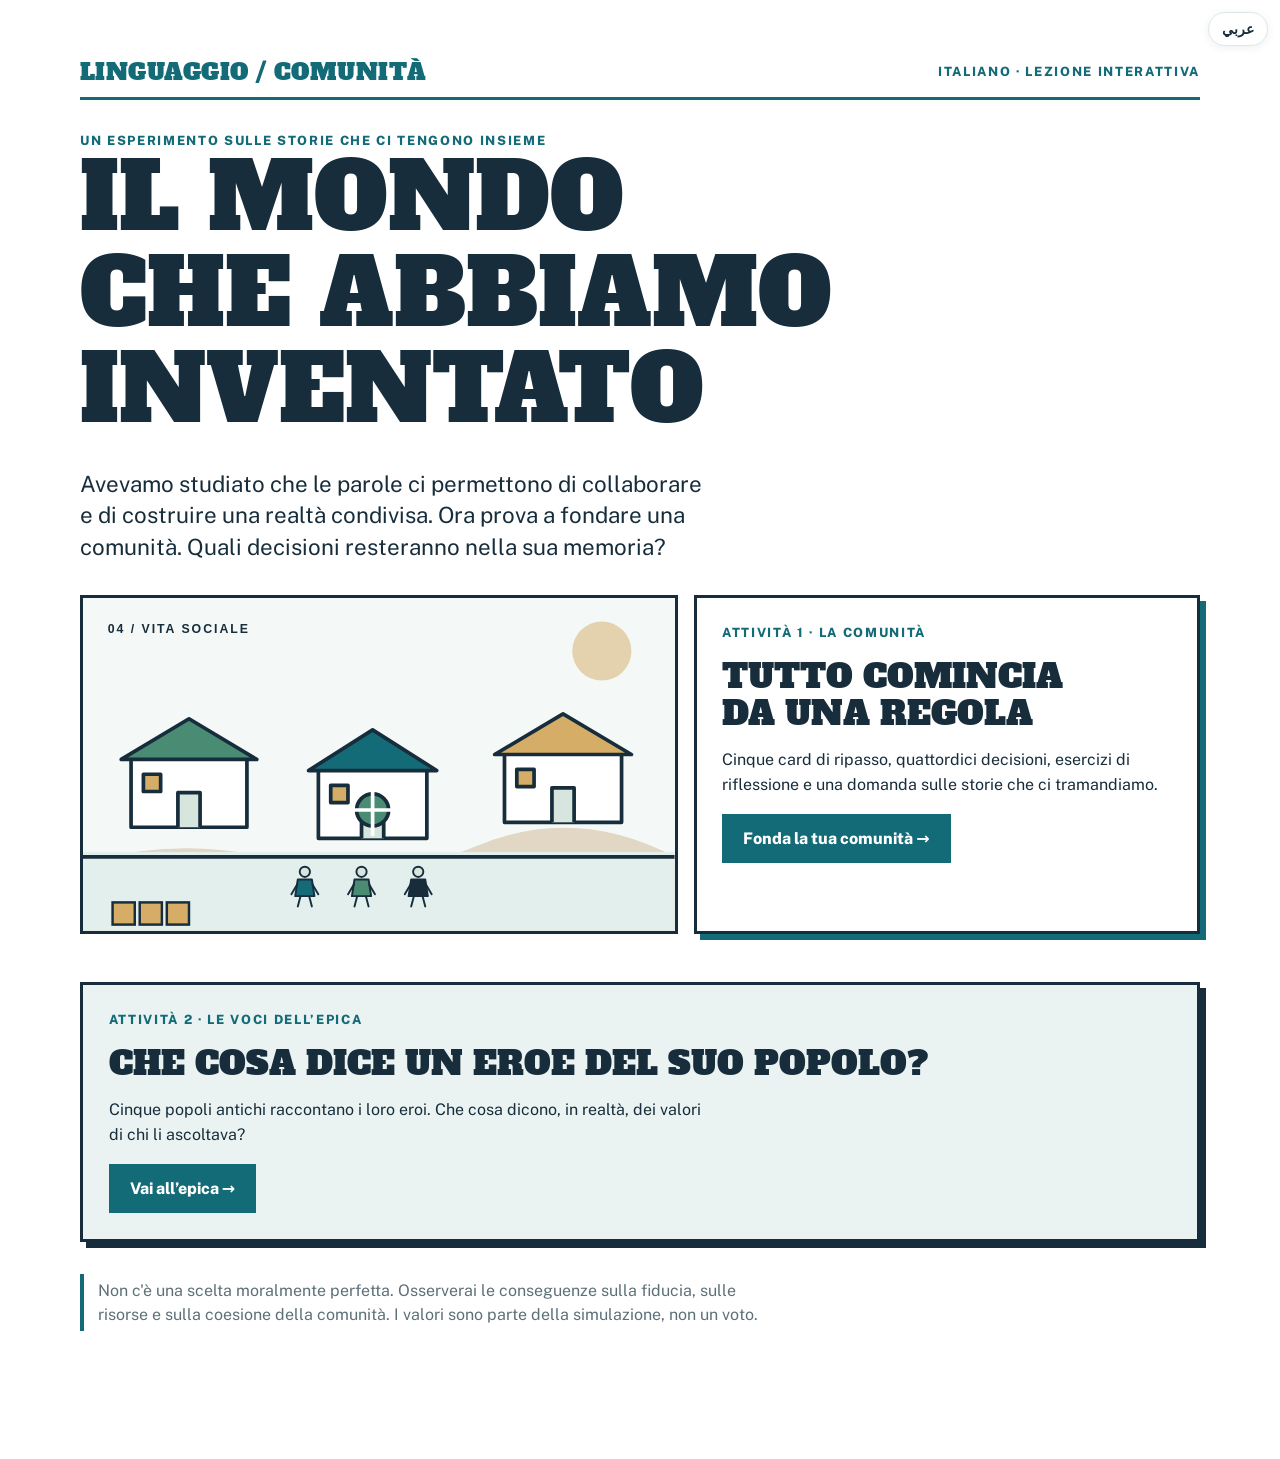
<file: index.html>
<!doctype html>
<html lang="it">
<head>
  <meta charset="utf-8">
  <meta name="viewport" content="width=device-width,initial-scale=1,viewport-fit=cover">
  <meta name="theme-color" content="#ffffff">
  <title>Il mondo che abbiamo inventato — Linguaggio e comunità</title>
  <meta name="description" content="Attività didattica interattiva: linguaggio, convenzioni condivise, comunità e memoria collettiva.">
  <link rel="preconnect" href="https://fonts.googleapis.com">
  <link rel="preconnect" href="https://fonts.gstatic.com" crossorigin>
  <link href="https://fonts.googleapis.com/css2?family=Alfa+Slab+One&family=Cairo:wght@400;500;600;700&family=Public+Sans:wght@400;500;700;800&display=swap" rel="stylesheet">
  <link rel="stylesheet" href="stile.css">
  <link rel="stylesheet" href="simulazione.css">
  <link rel="stylesheet" href="comunita.css">
</head>
<body>
  <nav class="lc-language" aria-label="Lingua / اللغة"><button type="button" id="langToggle" aria-label="Cambia lingua / تغيير اللغة" aria-pressed="false">عربي</button></nav>
  <section id="landing" class="ep-landing" aria-label="Introduzione all'attività">
    <header class="ep-mast">
      <div class="ep-brand">LINGUAGGIO / COMUNITÀ</div>
      <span class="ep-kicker">Italiano · Lezione interattiva</span>
    </header>
    <div>
      <p class="ep-kicker">Un esperimento sulle storie che ci tengono insieme</p>
      <h1 class="ep-display">IL MONDO CHE ABBIAMO INVENTATO</h1>
    </div>
    <p class="ep-deck">Avevamo studiato che le parole ci permettono di collaborare e di costruire una realtà condivisa. Ora prova a fondare una comunità. Quali decisioni resteranno nella sua memoria?</p>
    <div class="lc-intro-grid">
      <div class="lc-cover" id="landingArt" aria-hidden="true"></div>
      <article class="lc-start">
        <span class="ep-kicker">Attività 1 · La comunità</span>
        <h2>TUTTO COMINCIA DA UNA REGOLA</h2>
        <p>Cinque card di ripasso, quattordici decisioni, esercizi di riflessione e una domanda sulle storie che ci tramandiamo.</p>
        <button class="btn" type="button" data-action="start">Fonda la tua comunità →</button>
        <button id="resume" class="btn ghost" type="button" data-action="resume" hidden>Riprendi il percorso →</button>
      </article>
    </div>
    <article class="lc-start lc-next">
      <span class="ep-kicker">Attività 2 · Le voci dell’epica</span>
      <h2>CHE COSA DICE UN EROE DEL SUO POPOLO?</h2>
      <p>Cinque popoli antichi raccontano i loro eroi. Che cosa dicono, in realtà, dei valori di chi li ascoltava?</p>
      <a class="btn" href="epica.html">Vai all’epica →</a>
    </article>
    <p class="ep-story-note">Non c'è una scelta moralmente perfetta. Osserverai le conseguenze sulla fiducia, sulle risorse e sulla coesione della comunità. I valori sono parte della simulazione, non un voto.</p>
  </section>
  <main class="app" id="app" hidden>
    <header class="bar">
      <div class="ep-app-title">
        <small>Il potere del linguaggio</small>
        <b>LA COMUNITÀ</b>
      </div>
      <div class="bar-r"><button class="pill" type="button" data-action="menu">← Inizio</button></div>
    </header>
    <section class="stage ep-stage" aria-label="Simulatore della comunità">
      <div class="left">
        <div class="mapwrap">
          <div class="ep-map" id="map"></div>
          <div class="chapter-tag" id="chapterTag">La comunità</div>
          <div class="turn-tag" id="turnTag">1 / 11</div>
        </div>
        <div class="ep-hud" id="hud" aria-label="Indicatori della comunità"></div>
        <div class="ep-progress" id="progress" aria-label="Avanzamento"></div>
        <p class="ep-notice">Fiducia, Risorse e Coesione sono indicatori del gioco: non misurano scientificamente una società e non sono un voto.</p>
      </div>
      <section class="panel ep-panel" id="panel" aria-label="Situazione e decisioni" aria-live="polite"></section>
    </section>
  </main>
  <div id="prologue" hidden role="dialog" aria-modal="true" aria-label="Card narrative illustrate"></div>
  <!-- Motore riutilizzabile proveniente da epica-romanzo; dati specifici separati. -->
  <script src="engine.js"></script>
  <script src="storia.js"></script>
  <script src="comunita-map.js"></script>
  <script src="ar.js"></script>
  <script src="comunita-app.js"></script>
</body>
</html>
</file>
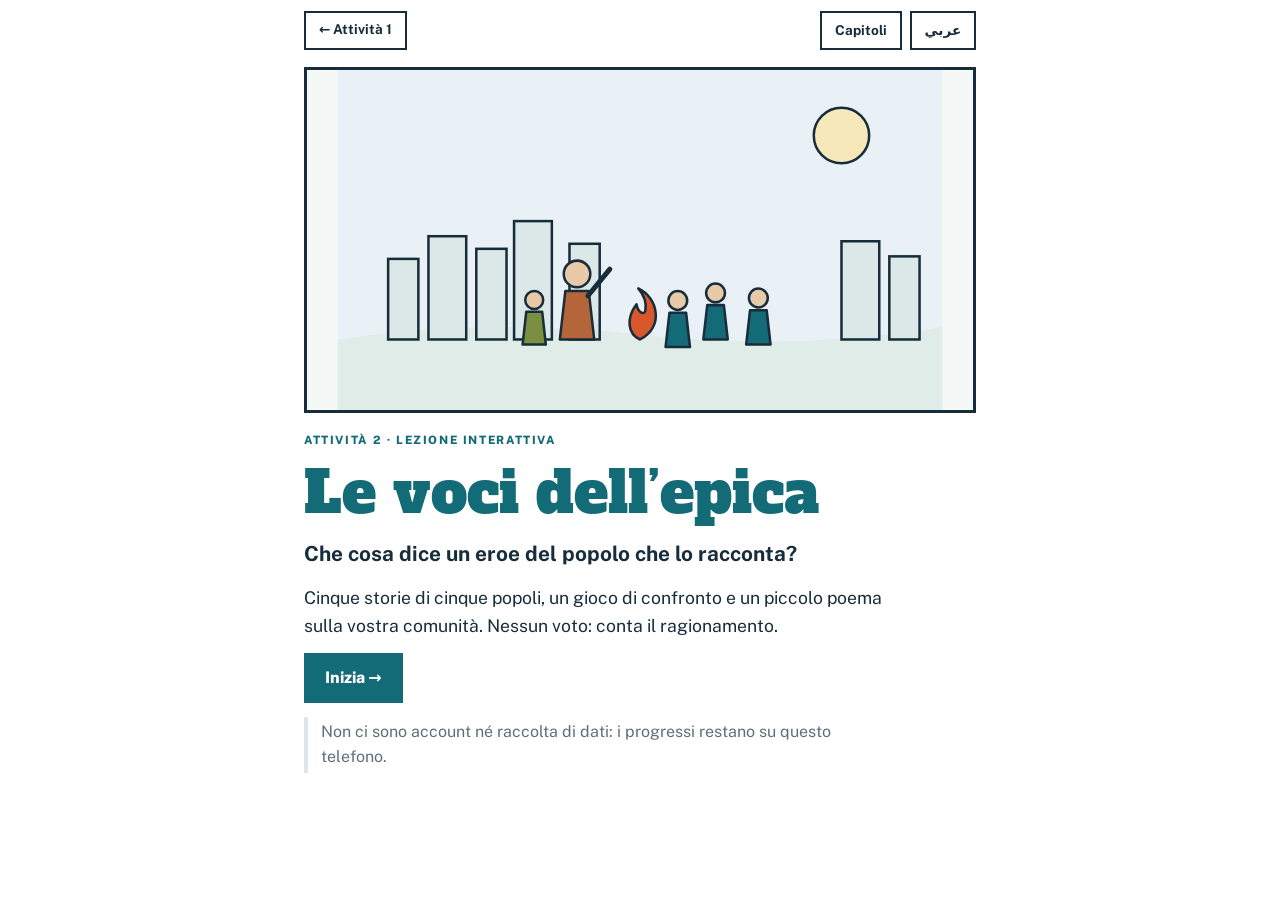
<file: epica.html>
<!doctype html>
<html lang="it">
<head>
  <meta charset="utf-8">
  <meta name="viewport" content="width=device-width,initial-scale=1,viewport-fit=cover">
  <meta name="theme-color" content="#ffffff">
  <title>Le voci dell’epica — Linguaggio e comunità</title>
  <meta name="description" content="Attività didattica interattiva: che cosa dice un eroe del popolo che lo racconta? Cinque tradizioni epiche a confronto.">
  <link rel="preconnect" href="https://fonts.googleapis.com">
  <link rel="preconnect" href="https://fonts.gstatic.com" crossorigin>
  <link href="https://fonts.googleapis.com/css2?family=Alfa+Slab+One&family=Cairo:wght@400;500;600;700;800&family=Public+Sans:wght@400;500;700;800&display=swap" rel="stylesheet">
  <link rel="stylesheet" href="stile.css">
  <link rel="stylesheet" href="epica.css">
</head>
<body>
  <div id="root" class="ev-root"></div>
  <noscript><p class="ev-noscript">Questa attività richiede JavaScript.</p></noscript>
  <script src="epica-dati.js"></script>
  <script src="epica-arte.js"></script>
  <script src="epica-ar.js"></script>
  <script src="epica-app.js"></script>
</body>
</html>
</file>
<file: stile.css>
/* Layout: la mappa domina. Su schermo largo mappa e misure a sinistra, scene e ordini a destra. Su telefono: barra, mappa, misure, scena.
   Look: carta chiara, blu petrolio per azioni e accenti, inchiostro blu per il testo. */
:root {
  --white: #ffffff; --ink: #172d3b; --red: #146b78; --red-dark: #0d4d5a; --red-pale: #e5f3f2;
  --paper: #f4f8f7; --line: #dce8e8; --mute: #5d7078; --soft: #eaf3f2;
  --display: 'Alfa Slab One', 'Rockwell', Georgia, serif; --ui: 'Public Sans', system-ui, sans-serif;
  color-scheme: light;
}
* { box-sizing: border-box; }
body { background: var(--white); color: var(--ink); font-family: var(--ui); font-size: 1rem; line-height: 1.45;
  padding-inline: 1rem; padding-block: .8rem 3rem; }
button, input, textarea { font: inherit; color: inherit; }
.app { max-width: 70rem; margin-inline: auto; display: flex; flex-direction: column; gap: .8rem; }

.bar { display: flex; justify-content: space-between; align-items: center; gap: .8rem; flex-wrap: wrap; border-bottom: 3px solid var(--red); padding-bottom: .5rem; }
.sub { font-weight: 800; font-size: .78rem; letter-spacing: .12em; text-transform: uppercase; color: var(--red); }
.bar-r { display: flex; align-items: center; gap: .6rem; }
.score { text-align: end; line-height: 1; }
.score b { font-family: var(--display); font-size: 1.6rem; font-variant-numeric: tabular-nums; }
.score small { display: block; font-size: .68rem; font-weight: 700; letter-spacing: .12em; text-transform: uppercase; color: var(--mute); }
.pill { font-weight: 700; font-size: .85rem; border: 2px solid var(--ink); background: var(--white); padding: .35rem .8rem; cursor: pointer; }
.pill:hover { background: var(--ink); color: var(--white); }

.stage { display: grid; grid-template-columns: minmax(0, 1.55fr) minmax(19rem, 1fr); gap: 1rem; align-items: start; }
.left { display: flex; flex-direction: column; gap: .7rem; min-width: 0; }
@media (max-width: 52rem) { .stage { display: flex; flex-direction: column; align-items: stretch; } }

.mapwrap { position: relative; border: 3px solid var(--ink); background: var(--paper); line-height: 0; }
#map { width: 100%; display: block; touch-action: manipulation; cursor: pointer; }
.chapter-tag { position: absolute; left: .6rem; top: .6rem; background: var(--red); color: var(--white); font-weight: 800; font-size: .72rem; letter-spacing: .1em; text-transform: uppercase; padding: .25rem .6rem; line-height: 1.2; pointer-events: none; }
.turn-tag { position: absolute; right: .6rem; bottom: .6rem; background: var(--white); border: 2px solid var(--ink); font-weight: 800; font-size: .72rem; letter-spacing: .08em; text-transform: uppercase; padding: .2rem .55rem; line-height: 1.2; pointer-events: none; }
.progress { display: grid; grid-template-columns: repeat(8, 1fr); gap: 4px; }
.progress div { display: grid; grid-template-columns: 1fr 1fr; gap: 2px; }
.progress i { height: 7px; background: var(--line); display: block; }
.progress i.done { background: var(--ink); } .progress i.now { background: var(--red); }

.hud { display: grid; grid-template-columns: repeat(4, 1fr); gap: .5rem; }
.st { border: 2px solid var(--ink); padding: .4rem .55rem .5rem; background: var(--white); min-width: 0; }
.st-h { display: flex; justify-content: space-between; align-items: baseline; gap: .3rem; font-weight: 800; font-size: .72rem; letter-spacing: .06em; text-transform: uppercase; }
.st-h b { font-family: var(--display); font-size: 1.15rem; font-weight: 400; font-variant-numeric: tabular-nums; letter-spacing: 0; }
.st .bar2 { height: 7px; background: var(--soft); margin-top: .3rem; }
.st .bar2 i { display: block; height: 100%; background: var(--ink); transition: width .5s; }
.st.low { border-color: var(--red); } .st.low .bar2 i { background: var(--red); } .st.low b { color: var(--red); }
.st.up b { animation: up .9s; } .st.down b { animation: down .9s; }
@keyframes up { 0% { transform: scale(1.35); } 100% { transform: none; } }
@keyframes down { 0% { transform: scale(1.35); color: var(--red); } 100% { transform: none; } }
.st.off { display: none; }
@media (max-width: 34rem) { .hud { grid-template-columns: 1fr 1fr; } }
@media (max-width: 34rem) { .panel { box-shadow: 4px 4px 0 var(--red); } }

.panel { border: 3px solid var(--ink); background: var(--white); padding: clamp(1rem, 3vw, 1.5rem); display: flex; flex-direction: column; gap: .9rem; min-width: 0; animation: in .25s ease-out; box-shadow: 6px 6px 0 var(--red); }
@keyframes in { from { opacity: 0; transform: translateY(6px); } to { opacity: 1; transform: none; } }
@media (prefers-reduced-motion: reduce) { .panel, .st.up b, .st.down b { animation: none; } .st .bar2 i { transition: none; } }
.eyebrow { font-weight: 800; font-size: .72rem; letter-spacing: .14em; text-transform: uppercase; color: var(--red); }
h1, h2 { font-family: var(--display); font-weight: 400; line-height: 1.1; margin: 0; text-wrap: balance; }
h1 { font-size: 2rem; } h2 { font-size: 1.5rem; }
h3 { font-size: .95rem; margin: 0; font-weight: 800; }
p { margin: 0; max-width: 38rem; }
.prose { display: flex; flex-direction: column; gap: .6rem; font-size: 1.05rem; }
.muted { color: var(--mute); }
.quote { border-inline-start: 4px solid var(--red); padding-inline-start: .8rem; font-weight: 700; max-width: 38rem; }

.btn { font-weight: 800; font-size: 1rem; padding: .7rem 1.2rem; background: var(--red); color: var(--white); border: 2px solid var(--red); cursor: pointer; align-self: flex-start; }
.btn:hover { background: var(--red-dark); border-color: var(--red-dark); }
.btn.ghost { background: var(--white); color: var(--ink); border-color: var(--ink); }
.btn.ghost:hover { background: var(--ink); color: var(--white); }
.btn[disabled] { opacity: .45; cursor: default; }
:focus-visible { outline: 3px solid var(--red); outline-offset: 2px; }
.row { display: flex; gap: .6rem; flex-wrap: wrap; }

.opts { display: flex; flex-direction: column; gap: .5rem; }
.opt { display: grid; grid-template-columns: 1.6rem 1fr; gap: .4rem; text-align: left; background: var(--white); border: 2px solid var(--ink); padding: .7rem .8rem; cursor: pointer; font-weight: 500; font-size: 1rem; text-align: start; }
.opt:hover { background: var(--red-pale); border-color: var(--red); }
.opt .k { font-family: var(--display); color: var(--red); }
.opt.right { background: #eaf6ec; border-color: #1f7a3a; } .opt.wrong { background: var(--red-pale); border-color: var(--red); }

.chips { display: flex; flex-wrap: wrap; gap: .35rem; }
.chip { font-weight: 800; font-size: .8rem; padding: .12rem .5rem; background: var(--soft); font-variant-numeric: tabular-nums; }
.chip.neg { background: var(--red-pale); color: var(--red-dark); }
.note { background: var(--soft); border-inline-start: 4px solid var(--ink); padding: .7rem .9rem; display: flex; flex-direction: column; gap: .35rem; }
.note.red { background: var(--red-pale); border-color: var(--red); }
.crisis { background: var(--red); color: var(--white); padding: .6rem .8rem; font-weight: 700; }
.lines { margin: 0; padding-inline-start: 1.1rem; display: flex; flex-direction: column; gap: .2rem; max-width: 38rem; }

.ap { display: flex; align-items: center; gap: .5rem; font-weight: 800; font-size: .85rem; letter-spacing: .06em; text-transform: uppercase; }
.ap i { width: 1.1rem; height: 1.1rem; border: 2px solid var(--red); background: var(--red); display: inline-block; }
.ap i.used { background: var(--white); }
.orders { display: flex; flex-direction: column; gap: .4rem; }
.order { display: flex; justify-content: space-between; align-items: center; gap: .6rem; text-align: start; border: 2px solid var(--ink); background: var(--white); padding: .5rem .7rem; cursor: pointer; font-weight: 700; font-size: .95rem; }
.order:hover, .order.sel { background: var(--red-pale); border-color: var(--red); }
.order .chips { justify-content: flex-end; flex-shrink: 0; }
.sel-card { border: 3px solid var(--red); padding: .8rem; display: flex; flex-direction: column; gap: .5rem; background: var(--red-pale); }

.field { display: flex; flex-direction: column; gap: .3rem; max-width: 20rem; }
.field label { font-weight: 800; font-size: .85rem; }
.field input { background: var(--white); border: 2px solid var(--ink); padding: .6rem .7rem; }
.rules { display: grid; grid-template-columns: repeat(auto-fit, minmax(10rem, 1fr)); gap: .6rem; }
.rules div { border-top: 3px solid var(--red); padding-top: .35rem; font-size: .92rem; line-height: 1.3; }
.rules b { display: block; }

.big { font-family: var(--display); font-size: 3rem; line-height: 1; font-variant-numeric: tabular-nums; color: var(--red); }
.split { display: grid; grid-template-columns: 1fr 1fr; gap: .6rem; }
.split div { border: 2px solid var(--ink); padding: .5rem .7rem; }
.split b { font-family: var(--display); font-weight: 400; font-size: 1.5rem; display: block; }
.split small { font-weight: 700; font-size: .72rem; letter-spacing: .1em; text-transform: uppercase; color: var(--mute); }
textarea, .linkbox { width: 100%; background: var(--soft); border: 2px solid var(--ink); padding: .6rem; font-size: .85rem; word-break: break-all; }
textarea { min-height: 6rem; resize: vertical; }
.linkbox { user-select: all; font-family: ui-monospace, Menlo, monospace; }

.board { display: flex; flex-direction: column; border: 2px solid var(--ink); }
.brow { display: grid; grid-template-columns: 2.2rem minmax(0, 1fr) auto; gap: .6rem; align-items: center; padding: .5rem .7rem; border-bottom: 1px solid var(--line); }
.brow:last-child { border: 0; }
.brow.first { background: var(--red); color: var(--white); }
.brow.first small { color: #ffd9df; }
.pos { font-family: var(--display); font-size: 1.2rem; text-align: center; }
.brow b { display: block; overflow: hidden; text-overflow: ellipsis; white-space: nowrap; }
.brow small { color: var(--mute); font-weight: 600; font-size: .78rem; }
.pts { font-family: var(--display); font-size: 1.4rem; font-variant-numeric: tabular-nums; }

#winner { position: fixed; inset: 0; background: var(--red); color: var(--white); z-index: 50; display: flex; flex-direction: column; align-items: center; justify-content: center; gap: 1rem; text-align: center; padding: 1.5rem; overflow: hidden; }
#winner[hidden] { display: none; }
#winner .w1 { font-weight: 800; letter-spacing: .3em; text-transform: uppercase; }
#winner .w2 { font-family: var(--display); font-size: clamp(2.4rem, 11vw, 6rem); line-height: 1; overflow-wrap: anywhere; }
#winner .w3 { font-family: var(--display); font-size: 2rem; }
#winner .btn { background: var(--white); color: var(--red); border-color: var(--white); align-self: center; z-index: 2; }
.conf { position: absolute; top: -5vh; width: 10px; height: 16px; animation: fall linear infinite; }
@keyframes fall { to { transform: translateY(115vh) rotate(720deg); } }
@media (prefers-reduced-motion: reduce) { .conf { display: none; } }

/* tutorial, eventi, ordini */
.pill[disabled] { opacity: .35; cursor: default; } .pill[disabled]:hover { background: var(--white); color: inherit; }
.pill[hidden] { display: none; }
@media (max-width: 34rem) { .pill { padding: .35rem .6rem; font-size: .8rem; } .bar-r { gap: .4rem; } }
.hl { outline: 4px solid var(--red); outline-offset: 3px; animation: hlp 1.1s ease-in-out infinite; }
@keyframes hlp { 50% { outline-color: rgba(200,16,46,.15); } }
@media (prefers-reduced-motion: reduce) { .hl { animation: none; } }
.coach { background: var(--ink); color: var(--white); padding: .7rem .9rem; display: flex; flex-direction: column; gap: .25rem; font-size: .95rem; }
.coach small { font-weight: 800; font-size: .7rem; letter-spacing: .14em; text-transform: uppercase; color: #ffb3bf; }
.badge { align-self: flex-start; display: inline-block; font-weight: 800; font-size: .7rem; letter-spacing: .14em; text-transform: uppercase; padding: .18rem .55rem; background: var(--ink); color: var(--white); line-height: 1.3; }
.badge.Minaccia, .badge.Crisi { background: var(--red); }
.note .badge { margin-bottom: .1rem; }
.tag { display: block; font-weight: 800; font-size: .68rem; letter-spacing: .12em; text-transform: uppercase; color: var(--red); margin-bottom: .1rem; }
.stakes { display: flex; flex-wrap: wrap; gap: .4rem; align-items: center; }
.stakes .lbl { font-weight: 800; font-size: .72rem; letter-spacing: .12em; text-transform: uppercase; color: var(--mute); }
.stake { border: 2px solid var(--ink); padding: .1rem .5rem; font-weight: 700; font-size: .85rem; background: var(--white); }
.stake b { font-family: var(--display); font-weight: 400; margin-inline-start: .35rem; }
.stake.low { border-color: var(--red); color: var(--red); }
.ask { font-size: .75rem; letter-spacing: .14em; text-transform: uppercase; color: var(--mute); margin-top: .2rem; }
.you small { font-weight: 800; font-size: .7rem; letter-spacing: .12em; text-transform: uppercase; color: var(--mute); display: block; margin-bottom: .15rem; }
.why { background: var(--red-pale); border-inline-start: 4px solid var(--red); padding: .6rem .8rem; font-size: .95rem; max-width: 38rem; }
.steps { margin: 0; padding-inline-start: 1.3rem; display: flex; flex-direction: column; gap: .4rem; max-width: 38rem; }
.cg { display: grid; grid-template-columns: 1fr 1fr; gap: .6rem; }
.cg small { display: block; font-weight: 800; font-size: .7rem; letter-spacing: .12em; text-transform: uppercase; color: var(--mute); margin-bottom: .25rem; }
.whyline { font-weight: 700; color: var(--red-dark); }
.grp { display: flex; flex-direction: column; gap: .35rem; }
.gh { font-size: .72rem; letter-spacing: .14em; text-transform: uppercase; color: var(--mute); margin-top: .3rem; }
.gh.reco { color: var(--red); }
.order { flex-direction: column; align-items: flex-start; justify-content: flex-start; gap: .25rem; }
.order .chips { justify-content: flex-start; }
.order.reco { border-color: var(--red); }
.o-t { font-weight: 800; }
.o-why { font-size: .82rem; font-weight: 600; color: var(--red-dark); }

/* lingua araba: scrittura da destra a sinistra, la mappa resta com'e' */
.app[lang="ar"] { --display: 'Cairo', 'Noto Sans Arabic', system-ui, sans-serif; --ui: 'Cairo', 'Noto Sans Arabic', system-ui, sans-serif; font-family: var(--ui); }
.app[lang="ar"] * { letter-spacing: 0 !important; text-transform: none !important; }
.app[lang="ar"] h1, .app[lang="ar"] h2 { line-height: 1.4; font-weight: 800; }
.app[lang="ar"] p, .app[lang="ar"] li { line-height: 1.65; }
.app[dir="rtl"] .stage, .app[dir="rtl"] .mapwrap, .app[dir="rtl"] .progress { direction: ltr; }
.app[dir="rtl"] .panel, .app[dir="rtl"] .hud, .app[dir="rtl"] .bar { direction: rtl; }
.recap { border: 3px solid var(--ink); background: var(--paper); padding: .9rem 1rem 1rem; display: flex; flex-direction: column; gap: .6rem; }
.recap h3 { font-family: var(--display); font-weight: 400; font-size: 1.15rem; color: var(--red); line-height: 1.2; }
.recap-lead { font-weight: 700; font-size: .95rem; }
.recap ul { list-style: none; margin: 0; padding: 0; display: flex; flex-direction: column; gap: .5rem; }
.recap li { border-inline-start: 4px solid var(--red); padding-inline-start: .65rem; display: flex; flex-direction: column; gap: .05rem; font-size: .93rem; line-height: 1.35; }
.recap-chain { background: var(--white); border: 2px solid var(--ink); padding: .6rem .8rem; display: flex; flex-direction: column; gap: .15rem; }
.recap-chain h4 { margin: 0 0 .2rem; font-size: .72rem; font-weight: 800; letter-spacing: .12em; text-transform: uppercase; color: var(--red); }
.recap-chain p { font-size: .95rem; }
.recap li b { font-weight: 800; }
/* Prologo animato */
#prologue { position: fixed; inset: 0; z-index: 60; background: var(--white); display: flex; align-items: flex-start; justify-content: center; padding: 1rem; overflow: auto; }
#prologue[hidden] { display: none; }
@media (min-height: 40rem) { #prologue { align-items: center; } }
.pro-card { width: min(46rem, 100%); border: 3px solid var(--ink); box-shadow: 6px 6px 0 var(--red); background: var(--white); display: flex; flex-direction: column; margin-block: auto; }
.pro-art { line-height: 0; border-bottom: 3px solid var(--ink); background: var(--paper); aspect-ratio: 16 / 9; overflow: hidden; direction: ltr; }
.pro-art svg { width: 100%; height: 100%; display: block; }
.pro-in { animation: proin .5s ease-out; }
@keyframes proin { from { opacity: 0; } to { opacity: 1; } }
.pro-body { padding: 1rem 1.2rem 1.25rem; display: flex; flex-direction: column; gap: .7rem; }
.pro-top { display: flex; justify-content: space-between; align-items: center; gap: .6rem; }
.pro-title { font-size: clamp(2rem, 8vw, 3rem); color: var(--red); }
.pro-text { font-size: clamp(1.1rem, 3.4vw, 1.4rem); font-weight: 600; line-height: 1.35; max-width: 34rem; opacity: 0; animation: protext .9s ease-out forwards; }
@keyframes protext { from { opacity: 0; transform: translateY(6px); } to { opacity: 1; transform: none; } }
.pro-dots { display: flex; gap: 4px; }
.pro-dots i { flex: 1; height: 6px; background: var(--line); display: block; }
.pro-dots i.done { background: var(--ink); } .pro-dots i.now { background: var(--red); }
.pro-card[dir="rtl"] { --display: 'Cairo', 'Noto Sans Arabic', system-ui, sans-serif; --ui: 'Cairo', 'Noto Sans Arabic', system-ui, sans-serif; font-family: var(--ui); }
.pro-card[dir="rtl"] * { letter-spacing: 0 !important; text-transform: none !important; }
.pro-card[dir="rtl"] .pro-title { line-height: 1.4; font-weight: 800; }
.pro-card[dir="rtl"] .pro-text { line-height: 1.7; }
@media (prefers-reduced-motion: reduce) { .pro-in, .pro-text { animation: none; opacity: 1; } }
</file>
<file: simulazione.css>
/* Base visiva condivisa, derivata dalla PR epica-romanzo (motore di Feudo). Le regole base
   (palette, font, .bar, .panel, .pro-card, .pro-art, .btn) restano in stile.css. */
[hidden] { display:none !important; }
body { margin:0; min-height:100vh; }
.ep-landing { max-width:70rem; margin:0 auto; padding:clamp(1.2rem,5vw,3rem) 0 4rem; display:grid; gap:2rem; }
.ep-mast { border-bottom:3px solid var(--red); padding:0 0 .8rem; display:flex; justify-content:space-between; gap:1rem; align-items:center; }
.ep-brand { font:400 1.45rem/1 var(--display); color:var(--red); letter-spacing:.02em; }
.ep-kicker { color:var(--red); font-size:.8rem; font-weight:800; letter-spacing:.13em; text-transform:uppercase; }
.ep-display { font-family:var(--display); font-weight:400; line-height:1.03; font-size:clamp(2.4rem,7.3vw,5.8rem); max-width:13ch; }
.ep-deck { font-size:clamp(1.1rem,2vw,1.4rem); max-width:39rem; line-height:1.4; }
.ep-story-grid { display:grid; grid-template-columns:repeat(2,minmax(0,1fr)); gap:1.3rem; }
.ep-story-card { border:3px solid var(--ink); box-shadow:6px 6px 0 var(--red); display:flex; flex-direction:column; gap:0; min-width:0; }
.ep-cover { aspect-ratio:16/9; background:var(--paper); overflow:hidden; border-bottom:3px solid var(--ink); }
.ep-cover svg { width:100%;height:100%;display:block; }
.ep-cover svg [fill="url(#stones)"] { opacity:.8; }
.ep-story-body { display:flex;flex-direction:column;gap:.75rem;padding:1rem 1.2rem 1.3rem;align-items:flex-start; }
.ep-story-body h2 { font-size:clamp(1.5rem,3vw,2.2rem);color:var(--red); }
.ep-story-body p { line-height:1.45; }
.ep-story-note { border-left:4px solid var(--red);padding:.35rem .9rem;color:var(--mute);max-width:44rem; }
.ep-app-title { display:flex; flex-direction:column; gap:.15rem; }
.ep-app-title b { font:400 1.4rem var(--display);color:var(--red); }
.ep-app-title small { color:var(--mute);font-weight:700; }
.ep-stage { padding-top:.4rem; }
.ep-map { width:100%;display:block;min-width:0;line-height:0; }
.ep-map svg { width:100%;height:auto;display:block; }
.ep-maphead { font-size:.75rem;font-weight:800;text-transform:uppercase;letter-spacing:.12em; }
.ep-hud { display:grid;grid-template-columns:repeat(3,minmax(0,1fr));gap:.5rem; }
.ep-stat { border:2px solid var(--ink);padding:.65rem; min-width:0;background:var(--white); }
.ep-stat-head { font-size:.8rem;display:flex;justify-content:space-between;align-items:baseline;gap:.25rem;flex-wrap:wrap; }
.ep-stat-head span:first-child { font-weight:800; }
.ep-stat-head b { font:400 1.4rem var(--display); }
.ep-stat-head em { font-style:normal;font-weight:800;font-size:.8rem; }
.ep-up { color:#1f7a3a !important; }
.ep-down { color:var(--red-dark) !important; }
.ep-meter { width:100%; height:9px;background:var(--soft);border:1px solid var(--ink);margin-top:.5rem;overflow:hidden; }
.ep-meter > div { height:100%;background:var(--red);transition:width .3s ease-out; }
.ep-stat:nth-child(2) .ep-meter > div { background:#bd974a; }
.ep-stat:nth-child(3) .ep-meter > div { background:#53877b; }
.ep-progress { display:flex;gap:3px; min-height:6px; }
.ep-progress > i { display:block;background:var(--line);flex:1;min-width:0;height:6px; }
.ep-progress > i.done { background:var(--ink); }
.ep-progress > i.now { background:var(--red); }
.ep-panel { gap:1rem; }
.ep-panel h1 { font-size:clamp(1.65rem,4.2vw,2.4rem); }
.ep-lead { font-size:1.05rem;line-height:1.48;max-width:36rem; }
.ep-choices { display:flex;flex-direction:column;gap:.55rem; }
.ep-choice { width:100%; }
.ep-choice:focus-visible { outline:3px solid var(--red);outline-offset:3px; }
.ep-help { color:var(--mute);font-size:.9rem; border-top:1px solid var(--line);padding-top:.75rem; }
.ep-small { font-size:.8rem;padding:.4rem .6rem; }
.ep-change-list { display:grid;gap:.35rem; }
.ep-change { display:flex;align-items:center;justify-content:space-between;gap:1rem;padding:.65rem .8rem;background:var(--soft);font-weight:700; }
.ep-change b { font-family:var(--display);font-weight:400;font-size:1.25rem; }
.ep-after { color:var(--mute);border-left:3px solid var(--ink);padding-left:.8rem; }
.ep-notice { color:var(--mute);font-size:.83rem;max-width:60rem; }
#prologue { z-index:100; }
#prologue .pro-body { gap:.85rem; }
#prologue .pro-title {font-size:clamp(1.65rem,4.8vw,2.8rem);color:var(--red); }
#prologue .pro-text {font-size:clamp(1.12rem,3.1vw,1.35rem);font-weight:600;line-height:1.45; }
#prologue .pro-art {aspect-ratio:16/9;}
@media (max-width:45rem) {
  body { padding-inline:.65rem; }
  .ep-story-grid { grid-template-columns:1fr; }
  .ep-landing { gap:1.4rem;padding-top:1rem; }
  .ep-hud { grid-template-columns:repeat(3,minmax(0,1fr));gap:.28rem; }
  .ep-stat {padding:.4rem;}
  .ep-stat-head {font-size:.69rem;}
  .ep-stat-head b {font-size:1.15rem;}
  .ep-panel {padding:1rem;}
  .ep-mast {align-items:flex-start;}
  #prologue {padding:.5rem;}
  #prologue .pro-card {box-shadow:4px 4px 0 var(--red);}
}
@media (prefers-reduced-motion:reduce) {
  .ep-meter > div {transition:none;}
  .pro-in,.pro-text {animation:none!important;opacity:1!important;}
  svg animate, svg animateTransform {display:none;}
}
</file>
<file: comunita.css>
/* Identità cromatica: blu petrolio e verde salvia, distinta dal rosso di Feudo/Epica. */
.lc-intro-grid {display:grid;grid-template-columns:minmax(0,1.18fr) minmax(17rem,1fr);gap:1rem;align-items:stretch}
.lc-cover {border:3px solid var(--ink);background:var(--paper);line-height:0;overflow:hidden;min-width:0}
.lc-cover svg {width:100%;height:100%;display:block;object-fit:cover}
.lc-start {display:flex;flex-direction:column;gap:1rem;padding:clamp(1rem,3vw,1.6rem);border:3px solid var(--ink);box-shadow:6px 6px 0 var(--red);align-items:flex-start}
.lc-start h2 {font-size:clamp(1.4rem,3vw,2.1rem)}
.lc-start p {line-height:1.55}
.lc-start .btn {max-width:100%}
.lc-context {background:var(--soft);border-left:4px solid var(--red);padding:.65rem .8rem;display:flex;flex-direction:column;gap:.3rem}
.lc-context strong {font-size:.8rem;letter-spacing:.04em}
.lc-context span {font-size:.88rem;color:var(--mute)}
.lc-summary {display:grid;gap:.6rem}
.lc-summary>div {border-left:4px solid var(--ink);padding:.35rem .8rem;display:flex;flex-direction:column;gap:.15rem;background:var(--soft)}
.lc-summary span {text-transform:uppercase;letter-spacing:.08em;font-size:.72rem;color:var(--mute);font-weight:800}
.lc-summary strong {font-size:1rem}
#prologue .pro-text {font-weight:500;font-size:clamp(1rem,2.7vw,1.2rem);line-height:1.5}
.ep-lead {line-height:1.5}
.ep-story-note {margin-bottom:1rem}
.ep-progress i {min-width:2px}
.lc-start button:focus-visible,.ep-choice:focus-visible {outline:3px solid var(--red);outline-offset:3px}
@media (max-width:52rem) {.lc-intro-grid {grid-template-columns:1fr}.lc-cover {aspect-ratio:16/9}.lc-start {box-shadow:4px 4px 0 var(--red)}}
@media (max-width:36rem) {.ep-display {font-size:clamp(2.5rem,13vw,4.5rem)}.ep-mast {align-items:flex-start}.ep-brand {font-size:1.15rem}.ep-hud {gap:.3rem}.ep-stat-head {gap:.2rem}}
@media (prefers-reduced-motion:reduce) {*,*::before,*::after {scroll-behavior:auto!important}}

/* Lingua: italiano predefinito, arabo con direzione RTL. */
.lc-language{position:fixed;z-index:1000;top:12px;right:12px}
.lc-language button{border:1px solid var(--line,#dce8e8);background:var(--white,#fff);color:var(--ink,#172d3b);padding:8px 13px;border-radius:999px;font:700 14px 'Public Sans',sans-serif;cursor:pointer;box-shadow:0 2px 10px #0001}
.lc-ar{font-family:'Cairo','Public Sans',sans-serif}
.lc-ar .pro-text,.lc-ar .ep-lead,.lc-ar .ep-choice,.lc-ar .note,.lc-ar .ep-deck,.lc-ar .ep-story-note,.lc-ar .lc-context{font-family:'Cairo',sans-serif;line-height:1.9;text-align:start}
.lc-ar .pro-title,.lc-ar .ep-display,.lc-ar h1,.lc-ar h2,.lc-ar h3{font-family:'Cairo',sans-serif;line-height:1.45}
.lc-ar .ep-choice{direction:rtl;text-align:right}
.lc-ar .ep-stat-head,.lc-ar .ep-change{direction:rtl}
.lc-ar .ep-choices,.lc-ar .pro-body{direction:rtl}

/* Navigazione reversibile, disponibile anche sulle schermate modali. */
.lc-back{font-size:.9rem;white-space:nowrap}
.lc-prologue-back{position:fixed;inset-block-start:max(12px,env(safe-area-inset-top));inset-inline-start:max(12px,env(safe-area-inset-left));z-index:10}
.lc-prologue-back .lc-back{padding:.45rem .75rem;background:var(--white);box-shadow:2px 2px 0 var(--ink)}
.lc-ar .lc-prologue-back .lc-back{font-family:'Cairo',sans-serif}
@media(max-width:600px){.lc-prologue-back{inset-block-start:max(8px,env(safe-area-inset-top));inset-inline-start:max(8px,env(safe-area-inset-left))}.lc-prologue-back .lc-back{font-size:.82rem}}

.lc-next{margin-top:1rem;box-shadow:6px 6px 0 var(--ink);background:var(--soft)}
.lc-ar .lc-next{direction:rtl}
a.btn{display:inline-block;text-decoration:none;text-align:center}
@media (max-width:52rem){.lc-next{box-shadow:4px 4px 0 var(--ink)}}
@media (max-width:36rem){.ep-mast .ep-kicker{display:none}}
</file>
<file: epica.css>
/* Attività 2 — Le voci dell'epica. Token e componenti base da stile.css; qui solo ciò che serve alle slide. */
[hidden]{display:none!important}
html{-webkit-text-size-adjust:100%}
body{margin:0;padding:0;background:var(--white);color:var(--ink);font-family:var(--ui)}
.ev-root{max-width:44rem;margin:0 auto;padding:0 1rem 7rem;min-height:100vh}
.ev-noscript{padding:1rem}
.ev-top{display:flex;justify-content:space-between;align-items:center;gap:.6rem;padding:max(.7rem,env(safe-area-inset-top)) 0 .6rem}
.ev-top-r{display:flex;gap:.5rem}
.ev-top .pill{text-decoration:none;color:var(--ink);display:inline-block;min-height:2.4rem;line-height:1.5}
.ev-top .pill:hover{color:var(--white)}
.ev-progress{display:flex;gap:4px;margin:0 0 .8rem}
.ev-progress i{display:block;height:7px;background:var(--line);position:relative;min-width:6px}
.ev-progress i b{position:absolute;inset:0 auto 0 0;background:var(--red);display:block}
.ev-progress i.done b{background:var(--ink)}
.ev-slide{border:3px solid var(--ink);background:var(--white);box-shadow:6px 6px 0 var(--accent,var(--red));animation:evin .25s ease-out}
@keyframes evin{from{opacity:0;transform:translateY(5px)}to{opacity:1;transform:none}}
.ev-art{background:var(--paper);border-bottom:3px solid var(--ink);line-height:0;display:flex;justify-content:center;overflow:hidden}
.ev-art svg{width:100%;height:auto;max-height:300px;display:block}
.ev-slide[data-kind="network"] .ev-art svg,.ev-slide[data-kind="map"] .ev-art svg{max-height:none}
.ev-slide[data-kind="idcard"] .ev-art svg{max-height:200px}
.ev-body{display:grid;gap:.85rem;padding:1rem 1.1rem 1.4rem}
.ev-eyebrow{display:flex;justify-content:space-between;gap:.6rem;align-items:baseline}
.ev-count{font-size:.78rem;font-weight:800;color:var(--mute);white-space:nowrap}
.ev-trad{justify-self:start;color:#fff;font-weight:800;font-size:.8rem;letter-spacing:.06em;text-transform:uppercase;padding:.2rem .6rem}
.ev-h1{font-family:var(--display);font-weight:400;font-size:clamp(1.55rem,6vw,2.2rem);line-height:1.12;color:var(--ink);margin:0}
.ev-h1:focus{outline:none}
.ev-body p{margin:0;font-size:1.15rem;line-height:1.55}
.ev-body .ev-lead{font-weight:700;font-size:1.2rem}
.ev-note{color:var(--mute);font-size:1rem!important;border-inline-start:4px solid var(--line);padding:.2rem .8rem}
.ev-keyword{display:grid;gap:.15rem;background:var(--soft);border-inline-start:5px solid var(--accent,var(--red));padding:.7rem .9rem;font-size:1.02rem;line-height:1.45}
.ev-keyword-tag{font-size:.72rem;font-weight:800;letter-spacing:.12em;text-transform:uppercase;color:var(--mute)}
.ev-keyword strong{font-size:1.15rem}
.ev-q{font-size:1.25rem;line-height:1.3;margin:.2rem 0 0;font-weight:800}
.ev-card{display:grid;gap:.5rem;margin:0}
.ev-card div{display:grid;gap:.1rem;background:var(--soft);padding:.55rem .8rem;border-inline-start:5px solid var(--accent,var(--red))}
.ev-card dt{font-size:.72rem;font-weight:800;letter-spacing:.1em;text-transform:uppercase;color:var(--mute)}
.ev-card dd{margin:0;font-size:1.08rem;line-height:1.4;font-weight:600}
.ev-values{list-style:none;margin:0;padding:0;display:grid;gap:.5rem}
.ev-values li{display:grid;gap:.15rem;border:2px solid var(--ink);padding:.6rem .8rem;border-inline-start:8px solid var(--accent,var(--red))}
.ev-values strong{font-size:1.15rem}
.ev-values span{font-size:1.02rem;line-height:1.45}
.ev-question{background:var(--ink);color:#fff;padding:.8rem 1rem;display:grid;gap:.25rem}
.ev-question span{font-size:.72rem;font-weight:800;letter-spacing:.12em;text-transform:uppercase;color:#f6e8b8}
.ev-question strong{font-size:1.3rem;line-height:1.3;font-family:var(--display);font-weight:400}
.ev-answer-box{background:var(--soft);padding:.7rem .9rem;display:grid;gap:.25rem}
.ev-answer-box span{font-size:.72rem;font-weight:800;letter-spacing:.12em;text-transform:uppercase;color:var(--mute)}
.ev-ingredients{display:grid;grid-template-columns:1fr 1fr;gap:.6rem}
.ev-ingredients div{display:grid;gap:.2rem;border:2px solid var(--ink);padding:.7rem;align-content:start;font-size:1rem;line-height:1.4}
.ev-ingredients strong{font-size:1.1rem}
.ev-num{display:inline-grid;place-items:center;width:1.7rem;height:1.7rem;border-radius:50%;background:var(--red);color:#fff;font-weight:800;font-size:.9rem}
.ev-opts{display:grid;gap:.6rem}
.ev-opt{display:grid;grid-template-columns:2rem 1fr;gap:.5rem;text-align:start;align-items:start;min-height:3.2rem;background:var(--white);border:2px solid var(--ink);padding:.7rem .8rem;cursor:pointer;font-size:1.08rem;line-height:1.4;font-weight:600}
.ev-opt .k{font-family:var(--display);color:var(--red);font-size:1.2rem}
.ev-opt:not(:disabled):hover{background:var(--red-pale);border-color:var(--red)}
.ev-opt:disabled{cursor:default}
.ev-opt.is-right{background:#e6f4e9;border-color:#1f7a3a;opacity:1}
.ev-opt.is-wrong{background:#fdeede;border-color:#c26a1b}
.ev-opt.is-picked{background:var(--red-pale);border-color:var(--red)}
.ev-opt:focus-visible,.ev-chip:focus-visible,.btn:focus-visible,.pill:focus-visible{outline:3px solid #cc7a2b;outline-offset:3px}
.ev-feedback{padding:.8rem 1rem;display:grid;gap:.35rem;border-inline-start:6px solid}
.ev-feedback.ok{background:#e6f4e9;border-color:#1f7a3a}
.ev-feedback.again{background:#fdeede;border-color:#c26a1b}
.ev-feedback p{font-size:1.05rem}
.ev-hint{color:var(--mute)}
.ev-moment{display:grid;gap:.25rem;background:var(--soft);padding:.8rem 1rem;border-inline-start:6px solid var(--accent,var(--red))}
.ev-moment span{font-weight:800;font-size:.8rem;letter-spacing:.1em;text-transform:uppercase;color:var(--accent,var(--red))}
.ev-rule{font-weight:700;border-top:2px solid var(--ink);padding-top:.7rem}
.ev-chips{display:flex;flex-wrap:wrap;gap:.5rem}
.ev-chip{min-height:2.9rem;padding:.5rem .9rem;font-size:1.05rem;font-weight:700;background:var(--white);border:2px solid var(--ink);cursor:pointer;border-radius:999px}
.ev-chip[aria-pressed="true"]{background:var(--ink);color:#fff}
.ev-chip.hero{border-color:var(--c);border-width:3px}
.ev-chip.hero[aria-pressed="true"]{background:var(--c);color:#fff}
.ev-chip:disabled{cursor:default;opacity:.85}
.ev-bigq{display:grid;grid-template-columns:auto 1fr;gap:.8rem;align-items:center;background:var(--ink);color:#fff;padding:.8rem 1rem}
.ev-bigq span{font-family:var(--display);font-size:2rem;color:#f6e8b8;line-height:1}
.ev-bigq strong{font-size:1.2rem;line-height:1.3}
.ev-rows{list-style:none;margin:0;padding:0;display:grid;gap:.5rem}
.ev-rows li{border:2px solid var(--c);padding:.6rem .8rem;display:grid;gap:.25rem}
.ev-rows li.lv-forte{background:#fff;border-width:4px}
.ev-rows li.lv-debole{opacity:.8;border-style:dashed}
.ev-row-head{display:flex;flex-wrap:wrap;gap:.4rem .7rem;align-items:center}
.ev-badge{font-size:.72rem;font-weight:800;text-transform:uppercase;letter-spacing:.06em;background:var(--ink);color:#fff;padding:.15rem .5rem}
.ev-you{font-size:.85rem;color:var(--mute);font-weight:700}
.ev-rows p{font-size:1.02rem}
.ev-answers{display:grid;gap:.6rem}
.ev-answers>div{border-inline-start:8px solid var(--c);background:var(--soft);padding:.7rem .9rem;display:grid;gap:.25rem}
.ev-answers span{font-size:.85rem;font-weight:800;color:var(--mute)}
.ev-legend{display:flex;flex-wrap:wrap;gap:.4rem 1.2rem;font-size:.95rem;font-weight:700}
.ev-legend i{display:inline-block;width:2rem;vertical-align:middle;margin-inline-end:.4rem;border-top:5px solid var(--ink)}
.ev-legend i.dash{border-top:3px dashed var(--ink)}
.ev-mine{background:var(--soft);border-inline-start:6px solid var(--red);padding:.8rem 1rem;font-size:1.15rem;font-weight:700}
.ev-mine.none{font-weight:500;font-size:1rem;color:var(--mute)}
.ev-poem{margin:0;border:3px solid var(--ink);background:#fbf4e3;padding:1.1rem 1.2rem;display:grid;gap:.8rem;font-family:Georgia,'Times New Roman',serif}
.ev-poem p{font-size:1.25rem!important;line-height:1.6;font-style:italic}
.ev-nav{position:fixed;inset:auto 0 0 0;display:flex;justify-content:center;gap:.7rem;padding:.7rem 1rem max(.7rem,env(safe-area-inset-bottom));background:rgba(255,255,255,.96);border-top:3px solid var(--ink);z-index:20}
.ev-nav .btn{min-height:3rem;flex:1;max-width:20rem;font-size:1.05rem;display:inline-flex;align-items:center;justify-content:center}
.ev-nav .btn:first-child{flex:0 0 auto}
.ev-landing{display:grid;gap:1.2rem;margin-top:.5rem}
.ev-cover{border:3px solid var(--ink);line-height:0;overflow:hidden;background:var(--paper);display:flex;justify-content:center}
.ev-cover svg{width:100%;height:auto;max-height:340px;display:block}
.ev-landing-text{display:grid;gap:.9rem;justify-items:start}
.ev-title{font-family:var(--display);font-weight:400;font-size:clamp(2.2rem,10vw,3.6rem);line-height:1.04;color:var(--red);margin:0}
.ev-title:focus{outline:none}
.ev-deck{font-size:1.3rem!important;font-weight:700;line-height:1.35}
.ev-landing-text p{margin:0;font-size:1.1rem;line-height:1.55}
.ev-actions{display:flex;flex-wrap:wrap;gap:.6rem}
.ev-actions .btn{min-height:3rem}
a.btn,.pill{text-decoration:none}
.ev-drawer{position:fixed;inset:0;background:rgba(23,45,59,.6);z-index:50;display:flex;align-items:flex-end;justify-content:center}
.ev-drawer-box{background:var(--white);border:3px solid var(--ink);width:min(100%,40rem);max-height:85vh;overflow:auto;padding:1rem}
.ev-drawer-head{display:flex;justify-content:space-between;align-items:center;margin-bottom:.7rem;font-size:1.2rem}
.ev-drawer ol{list-style:none;margin:0;padding:0;display:grid;gap:.4rem}
.ev-drawer li button{width:100%;display:flex;align-items:center;gap:.7rem;text-align:start;padding:.7rem;border:2px solid var(--ink);background:var(--white);font-size:1.05rem;font-weight:700;cursor:pointer}
.ev-drawer li button.is-now{background:var(--red-pale);border-color:var(--red)}
.ev-drawer li em{margin-inline-start:auto;font-size:.8rem;color:var(--mute);font-style:normal}
/* Arabo: direzione RTL e font Cairo */
.ev-ar{font-family:'Cairo','Public Sans',sans-serif}
.ev-ar .ev-h1,.ev-ar .ev-title,.ev-ar .ev-question strong,.ev-ar .ev-opt .k,.ev-ar .ev-bigq span{font-family:'Cairo',sans-serif;font-weight:800}
.ev-ar .ev-body p,.ev-ar .ev-opt,.ev-ar .ev-chip,.ev-ar .ev-card dd,.ev-ar .ev-values span{line-height:1.9}
.ev-ar .ev-poem{font-family:'Cairo',sans-serif}
.ev-ar .ev-poem p{font-style:normal}
.ev-ar .eyebrow,.ev-ar .ev-keyword-tag,.ev-ar .ev-card dt,.ev-ar .ev-badge{letter-spacing:0}
.ev-point{font-weight:800;font-size:1rem!important}
.ev-point.yes{color:#1f7a3a}.ev-point.no{color:var(--mute)}
.ev-score{display:flex;align-items:baseline;gap:.4rem;justify-content:center;background:var(--ink);color:#fff;padding:.9rem}
.ev-score strong{font-family:var(--display);font-size:3.4rem;line-height:1;color:#f6e8b8}
.ev-score span{font-size:1.4rem;font-weight:800}
.ev-score-rows{list-style:none;margin:0;padding:0;display:grid;gap:.4rem}
.ev-score-rows li{display:flex;justify-content:space-between;align-items:center;gap:.6rem;border-inline-start:8px solid var(--c);background:var(--soft);padding:.5rem .8rem;font-size:1.05rem}
.ev-score-rows li span{display:flex;gap:.45rem}
.ev-dot{display:inline-block;width:1.15rem;height:1.15rem;border-radius:50%;border:2px solid var(--ink);vertical-align:middle;margin-inline-end:.35rem}
.ev-score-rows .ev-dot{margin:0}
.ev-dot.first{background:#1f7a3a;border-color:#1f7a3a}
.ev-dot.late{background:#e8a34a;border-color:#c26a1b}
.ev-dot.none{background:transparent;border-style:dashed;border-color:var(--mute)}
.ev-ar .ev-score strong{font-family:'Cairo',sans-serif}
@media (max-width:30rem){
  .ev-root{padding-inline:.75rem}
  .ev-slide{box-shadow:4px 4px 0 var(--accent,var(--red))}
  .ev-ingredients{grid-template-columns:1fr}
  .ev-body{padding:.9rem .9rem 1.2rem}
}
@media (prefers-reduced-motion:reduce){.ev-slide{animation:none}*{scroll-behavior:auto!important}}
</file>
